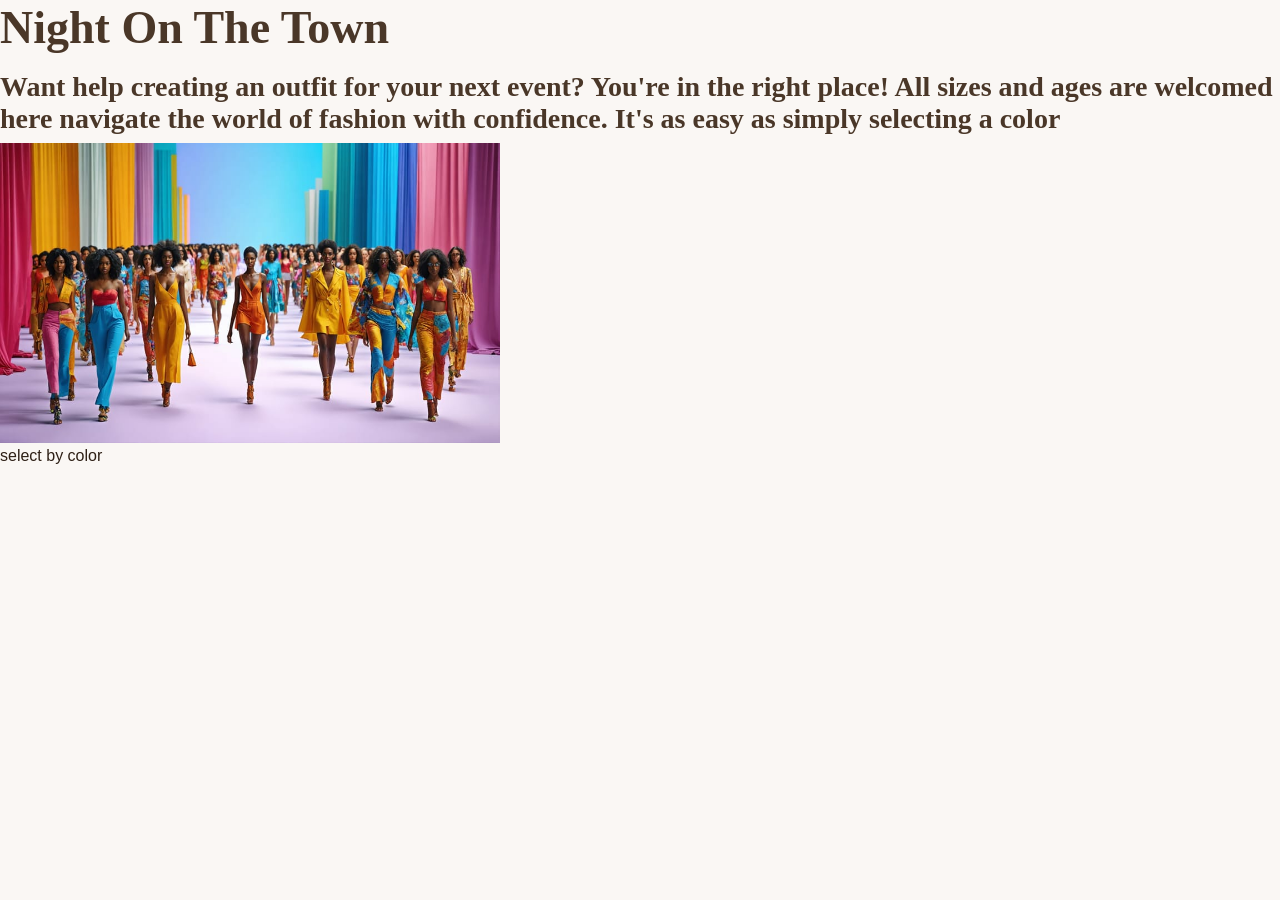
<file: css_1/index.html>
<!DOCTYPE html>
<html lang="en">
<head> 
<title>NOTT</title>
   
    <link rel="stylesheet" href="style.css">

    </head>  
    
    <body>
        
   
    <section>
    <h1>Night On The Town</h1>
       <h2>Want help creating an outfit for your next event? You're in the right place!
        All sizes and ages are welcomed here navigate the world of fashion with confidence.
    It's as easy as simply selecting a color</h2>
    <img src="diverse-fashion-revolution.jpeg" alt="runway" width="500px" height="300">
    </section>

    <ul>
        <li> select by color </li>
    </ul>
 </body>

    </html>
</file>
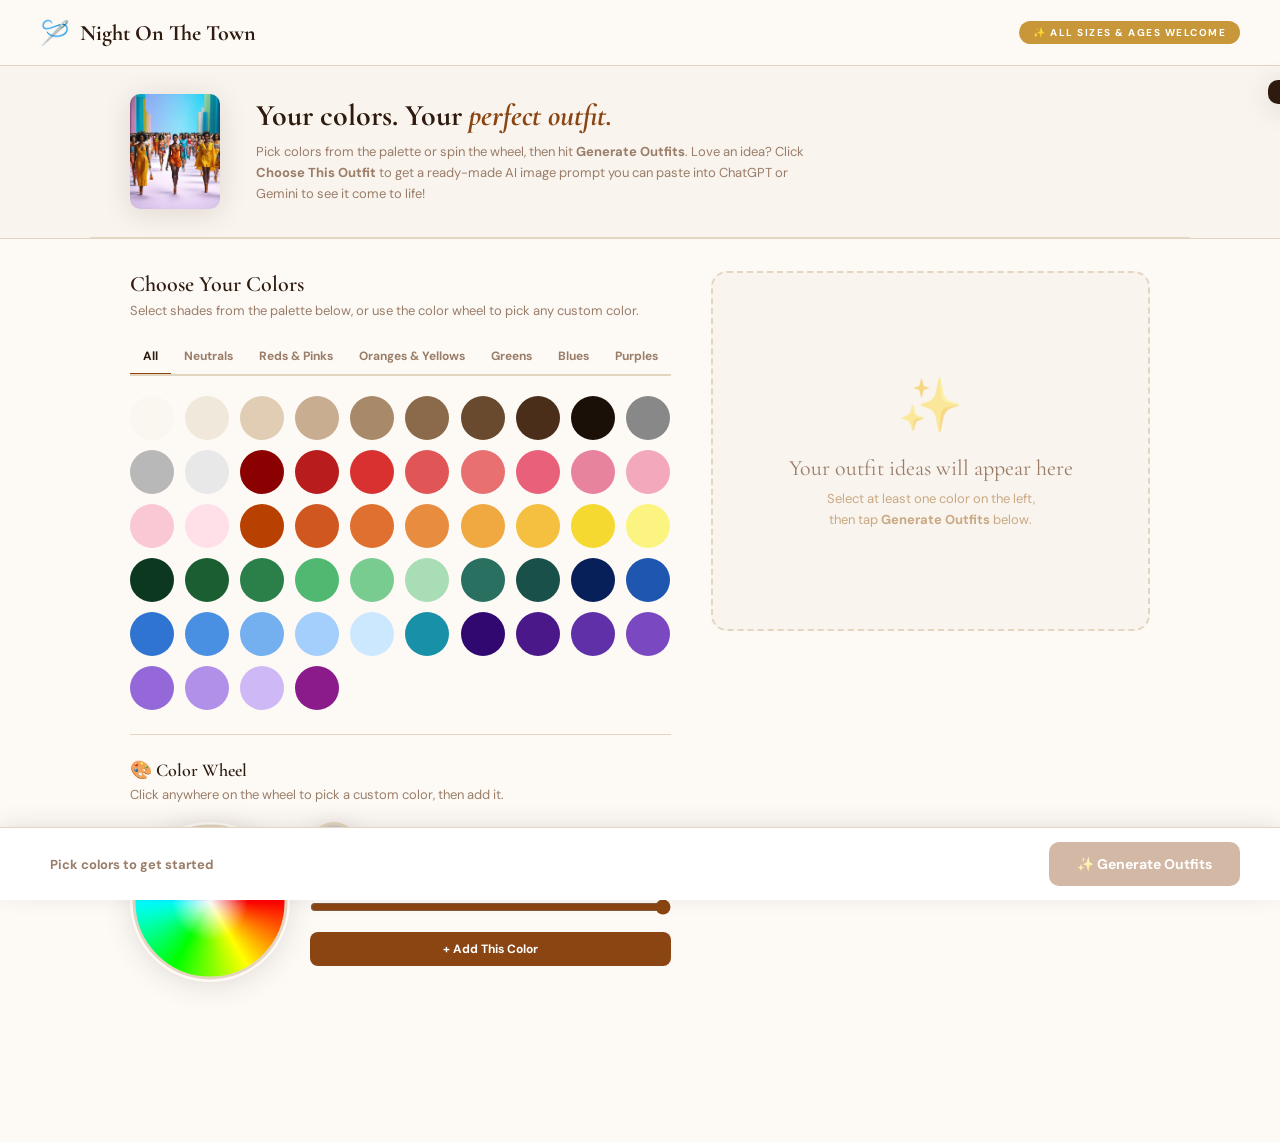
<file: html_1/index.html>
<!DOCTYPE html>
<html lang="en">
<head>
  <meta charset="UTF-8">
  <meta name="viewport" content="width=device-width, initial-scale=1.0">
  <title>NOTT – Night On The Town</title>
  <link href="https://fonts.googleapis.com/css2?family=Cormorant+Garamond:ital,wght@0,400;0,600;0,700;1,400;1,600&family=DM+Sans:wght@300;400;500;700&display=swap" rel="stylesheet">
  <style>
    *, *::before, *::after { box-sizing: border-box; margin: 0; padding: 0; }

    :root {
      --cream:      #F9F4EE;
      --off-white:  #FDFAF6;
      --brown-dark: #2E1A0E;
      --brown-mid:  #7A4E2D;
      --brown-btn:  #8B4513;
      --brown-lite: #C9A882;
      --gold:       #C8973A;
      --border:     #E4D5C0;
      --muted:      #9A7D68;
      --font-h:     'Cormorant Garamond', Georgia, serif;
      --font-b:     'DM Sans', sans-serif;
      --shadow:     0 4px 28px rgba(46,26,14,0.13);
    }

    body {
      font-family: var(--font-b);
      background: var(--off-white);
      color: var(--brown-dark);
      min-height: 100vh;
    }

    /* ── HEADER ── */
    .site-header {
      background: var(--off-white);
      border-bottom: 1px solid var(--border);
      padding: 0 40px;
      height: 66px;
      display: flex; align-items: center; justify-content: space-between;
      position: sticky; top: 0; z-index: 300;
    }
    .logo { display: flex; align-items: center; gap: 10px; }
    .logo-icon { font-size: 24px; }
    .logo-text { font-family: var(--font-h); font-size: 22px; font-weight: 700; color: var(--brown-dark); }
    .header-tag {
      background: var(--gold); color: white;
      font-size: 10px; font-weight: 700; letter-spacing: 1.5px;
      text-transform: uppercase; padding: 5px 14px; border-radius: 20px;
    }

    /* ── HERO ── */
    .hero-strip {
      background: var(--cream); border-bottom: 1px solid var(--border);
      padding: 28px 40px; display: flex; align-items: center; gap: 36px;
      max-width: 1100px; margin: 0 auto; width: 100%;
    }
    .hero-strip img {
      width: 90px; height: 115px; object-fit: cover;
      border-radius: 10px; box-shadow: var(--shadow); flex-shrink: 0;
    }
    .hero-strip h1 { font-family: var(--font-h); font-size: 30px; line-height: 1.2; margin-bottom: 8px; }
    .hero-strip h1 em { font-style: italic; color: var(--brown-btn); }
    .hero-strip p { font-size: 13px; color: var(--muted); line-height: 1.6; max-width: 560px; }

    /* ── MAIN GRID ── */
    .main-wrap {
      max-width: 1100px; margin: 0 auto;
      padding: 32px 40px 160px;
      display: grid;
      grid-template-columns: 1fr 1fr;
      gap: 40px;
      align-items: start;
    }

    .section-title { font-family: var(--font-h); font-size: 22px; font-weight: 600; margin-bottom: 4px; }
    .section-sub { font-size: 13px; color: var(--muted); margin-bottom: 18px; line-height: 1.5; }

    /* ── FILTER TABS ── */
    .filter-bar {
      display: flex; border-bottom: 2px solid var(--border);
      overflow-x: auto; margin-bottom: 20px;
    }
    .filter-tab {
      background: none; border: none; padding: 9px 13px;
      font-family: var(--font-b); font-size: 12px; font-weight: 700;
      color: var(--muted); cursor: pointer; white-space: nowrap;
      border-bottom: 3px solid transparent; margin-bottom: -2px; transition: all .2s;
    }
    .filter-tab:hover { color: var(--brown-dark); }
    .filter-tab.active { color: var(--brown-dark); border-bottom-color: var(--brown-btn); }

    /* ── COLOR SWATCHES ── */
    .color-grid {
      display: grid;
      grid-template-columns: repeat(auto-fill, minmax(44px, 1fr));
      gap: 10px; margin-bottom: 24px;
    }
    .swatch {
      width: 44px; height: 44px; border-radius: 50%;
      cursor: pointer; border: 3px solid transparent;
      transition: transform .15s, box-shadow .15s; position: relative;
    }
    .swatch:hover { transform: scale(1.18); box-shadow: 0 4px 14px rgba(0,0,0,.28); }
    .swatch.selected {
      border-color: var(--brown-dark);
      box-shadow: 0 0 0 4px var(--brown-lite);
      transform: scale(1.12);
    }
    .swatch.selected::after {
      content: '✓'; position: absolute; inset: 0;
      display: flex; align-items: center; justify-content: center;
      font-size: 16px; font-weight: 900; color: white;
      text-shadow: 0 1px 4px rgba(0,0,0,.6);
    }

    /* ── COLOR WHEEL ── */
    .wheel-section { margin-top: 24px; padding-top: 24px; border-top: 1px solid var(--border); }
    .wheel-wrap { display: flex; align-items: flex-start; gap: 20px; flex-wrap: wrap; }
    #color-wheel-canvas { border-radius: 50%; cursor: crosshair; box-shadow: var(--shadow); flex-shrink: 0; }
    .wheel-controls { display: flex; flex-direction: column; gap: 12px; flex: 1; min-width: 130px; }
    .wheel-preview-row { display: flex; align-items: center; gap: 12px; }
    #wheel-preview {
      width: 48px; height: 48px; border-radius: 50%;
      border: 3px solid var(--border); box-shadow: var(--shadow);
      background: #ccc; flex-shrink: 0;
    }
    .wheel-hex { font-family: monospace; font-size: 13px; font-weight: 700; color: var(--brown-dark); }
    .brightness-label { font-size: 11px; font-weight: 700; color: var(--muted); margin-bottom: 3px; text-transform: uppercase; letter-spacing: .8px; }
    #brightness-slider { width: 100%; accent-color: var(--brown-btn); cursor: pointer; }
    .btn-add-custom {
      background: var(--brown-btn); color: white;
      font-family: var(--font-b); font-size: 12px; font-weight: 700;
      padding: 9px 16px; border: none; border-radius: 8px;
      cursor: pointer; transition: background .2s;
    }
    .btn-add-custom:hover { background: var(--brown-dark); }
    .custom-chips { display: flex; flex-wrap: wrap; gap: 7px; }
    .custom-chip {
      width: 30px; height: 30px; border-radius: 50%;
      cursor: pointer; border: 2px solid white;
      box-shadow: 0 0 0 2px var(--border); transition: transform .15s;
    }
    .custom-chip:hover { transform: scale(1.2); }
    .custom-chip.selected { box-shadow: 0 0 0 3px var(--brown-dark); }

    /* ── RIGHT COLUMN ── */
    .results-col { position: sticky; top: 80px; }

    .results-placeholder {
      display: flex; flex-direction: column;
      align-items: center; justify-content: center;
      background: var(--cream); border: 2px dashed var(--border);
      border-radius: 16px; padding: 48px 24px; text-align: center;
      min-height: 360px;
    }
    .placeholder-icon { font-size: 52px; margin-bottom: 16px; opacity: .45; }
    .placeholder-text { font-family: var(--font-h); font-size: 22px; color: var(--muted); margin-bottom: 8px; }
    .placeholder-sub { font-size: 13px; color: var(--brown-lite); line-height: 1.6; }

    /* Loading */
    .loading-wrap {
      display: none; flex-direction: column;
      align-items: center; justify-content: center;
      padding: 60px 24px; text-align: center;
      background: var(--cream); border-radius: 16px; min-height: 360px;
    }
    .spinner {
      width: 44px; height: 44px;
      border: 4px solid var(--border); border-top-color: var(--brown-btn);
      border-radius: 50%; animation: spin .8s linear infinite; margin-bottom: 18px;
    }
    @keyframes spin { to { transform: rotate(360deg); } }
    .loading-text { font-family: var(--font-h); font-size: 22px; color: var(--muted); }
    .loading-sub { font-size: 13px; color: var(--brown-lite); margin-top: 6px; }

    /* Results */
    #outfit-results { display: none; }
    .results-header {
      display: flex; align-items: center; justify-content: space-between;
      margin-bottom: 16px;
    }
    .results-header h2 { font-family: var(--font-h); font-size: 22px; }
    .btn-regenerate {
      background: none; border: 1px solid var(--border);
      color: var(--muted); font-family: var(--font-b);
      font-size: 12px; font-weight: 700; padding: 7px 14px;
      border-radius: 8px; cursor: pointer; transition: all .2s;
    }
    .btn-regenerate:hover { border-color: var(--brown-mid); color: var(--brown-mid); }

    /* ── OUTFIT CARDS ── */
    .outfit-cards { display: flex; flex-direction: column; gap: 14px; max-height: 72vh; overflow-y: auto; padding-right: 4px; }
    .outfit-cards::-webkit-scrollbar { width: 4px; }
    .outfit-cards::-webkit-scrollbar-thumb { background: var(--border); border-radius: 4px; }

    .outfit-card {
      background: white; border: 1px solid var(--border);
      border-radius: 14px; padding: 18px 20px;
      box-shadow: 0 2px 10px rgba(46,26,14,.06);
      transition: transform .2s, box-shadow .2s;
    }
    .outfit-card:hover { transform: translateY(-2px); box-shadow: var(--shadow); }

    .outfit-card-header {
      display: flex; align-items: flex-start;
      justify-content: space-between; gap: 12px; margin-bottom: 14px;
    }
    .outfit-name { font-family: var(--font-h); font-size: 20px; font-weight: 600; }
    .outfit-vibe {
      font-size: 10px; font-weight: 700; letter-spacing: 1px; text-transform: uppercase;
      color: var(--brown-btn); background: #F9F0E8; border: 1px solid #E8D5B8;
      padding: 3px 10px; border-radius: 20px; white-space: nowrap; margin-top: 3px;
    }

    /* Clothing rows */
    .clothing-rows { display: flex; flex-direction: column; gap: 10px; margin-bottom: 16px; }
    .clothing-row {
      display: flex; align-items: center; gap: 12px;
      background: var(--cream); border-radius: 10px; padding: 10px 14px;
    }
    .clothing-icon { font-size: 20px; flex-shrink: 0; width: 28px; text-align: center; }
    .clothing-info { flex: 1; min-width: 0; }
    .clothing-label { font-size: 10px; font-weight: 700; color: var(--muted); text-transform: uppercase; letter-spacing: .8px; margin-bottom: 2px; }
    .clothing-item { font-size: 13px; font-weight: 600; color: var(--brown-dark); }
    .clothing-tip { font-size: 11px; color: var(--muted); margin-top: 1px; }
    .color-dot {
      width: 22px; height: 22px; border-radius: 50%; flex-shrink: 0;
      border: 2px solid white; box-shadow: 0 0 0 1px var(--border);
    }

    /* Choose button */
    .btn-choose {
      width: 100%; padding: 12px;
      background: var(--brown-btn); color: white;
      font-family: var(--font-b); font-size: 13px; font-weight: 700;
      border: none; border-radius: 10px; cursor: pointer;
      transition: background .2s; display: flex; align-items: center;
      justify-content: center; gap: 8px;
    }
    .btn-choose:hover { background: var(--brown-dark); }

    /* ── PROMPT MODAL ── */
    .modal-overlay {
      display: none; position: fixed; inset: 0;
      background: rgba(46,26,14,.55); z-index: 500;
      align-items: center; justify-content: center;
      padding: 20px;
    }
    .modal-overlay.open { display: flex; }

    .modal {
      background: white; border-radius: 20px;
      width: 100%; max-width: 540px;
      box-shadow: 0 20px 60px rgba(46,26,14,.25);
      overflow: hidden; animation: slideUp .25s ease;
    }
    @keyframes slideUp { from { transform: translateY(24px); opacity: 0; } to { transform: translateY(0); opacity: 1; } }

    .modal-header {
      background: var(--cream); border-bottom: 1px solid var(--border);
      padding: 20px 24px; display: flex; align-items: center; justify-content: space-between;
    }
    .modal-title { font-family: var(--font-h); font-size: 22px; font-weight: 700; }
    .modal-close {
      background: none; border: none; font-size: 22px;
      color: var(--muted); cursor: pointer; padding: 4px 8px;
      border-radius: 6px; transition: background .2s;
    }
    .modal-close:hover { background: var(--border); }

    .modal-body { padding: 22px 24px; }

    .modal-intro { font-size: 13px; color: var(--muted); line-height: 1.6; margin-bottom: 16px; }

    .prompt-box {
      background: var(--cream); border: 1px solid var(--border);
      border-radius: 10px; padding: 16px; margin-bottom: 16px;
      font-size: 13px; line-height: 1.7; color: var(--brown-dark);
      font-family: var(--font-b); position: relative;
    }
    .prompt-text { white-space: pre-wrap; word-break: break-word; }

    .btn-copy {
      width: 100%; padding: 12px;
      background: var(--cream); color: var(--brown-btn);
      font-family: var(--font-b); font-size: 13px; font-weight: 700;
      border: 2px solid var(--brown-btn); border-radius: 10px;
      cursor: pointer; transition: all .2s; margin-bottom: 14px;
    }
    .btn-copy:hover { background: var(--brown-btn); color: white; }
    .btn-copy.copied { background: #2A7A4A; color: white; border-color: #2A7A4A; }

    .modal-divider {
      text-align: center; font-size: 12px; color: var(--muted);
      margin: 4px 0 14px; display: flex; align-items: center; gap: 10px;
    }
    .modal-divider::before, .modal-divider::after {
      content: ''; flex: 1; height: 1px; background: var(--border);
    }

    .ai-buttons { display: grid; grid-template-columns: 1fr 1fr; gap: 10px; }

    .btn-ai {
      padding: 13px 10px; border: 1px solid var(--border);
      border-radius: 12px; cursor: pointer; transition: all .2s;
      display: flex; flex-direction: column; align-items: center; gap: 5px;
      text-decoration: none; background: white;
    }
    .btn-ai:hover { transform: translateY(-2px); box-shadow: var(--shadow); border-color: var(--brown-lite); }
    .btn-ai-icon { font-size: 24px; }
    .btn-ai-name { font-family: var(--font-b); font-size: 13px; font-weight: 700; color: var(--brown-dark); }
    .btn-ai-sub { font-size: 10px; color: var(--muted); text-align: center; line-height: 1.3; }

    .modal-note {
      margin-top: 14px; font-size: 11px; color: var(--muted);
      line-height: 1.6; text-align: center;
      background: #FFF8F0; border: 1px solid #F0E0C8;
      border-radius: 8px; padding: 10px 14px;
    }

    /* ── BOTTOM BAR ── */
    .bottom-bar {
      position: fixed; bottom: 0; left: 0; right: 0;
      background: white; border-top: 1px solid var(--border);
      padding: 14px 40px;
      display: flex; align-items: center; justify-content: space-between;
      box-shadow: 0 -4px 20px rgba(46,26,14,.1); z-index: 200; gap: 16px;
    }
    .bar-left { display: flex; align-items: center; gap: 10px; flex: 1; }
    #chip-row { display: flex; gap: 5px; }
    .chip {
      width: 24px; height: 24px; border-radius: 50%;
      border: 2px solid white; box-shadow: 0 0 0 1px var(--border);
      cursor: pointer; transition: transform .15s; flex-shrink: 0;
    }
    .chip:hover { transform: scale(1.3); }
    #count-label { font-size: 13px; font-weight: 700; color: var(--muted); white-space: nowrap; }
    .btn-generate {
      background: var(--brown-btn); color: white;
      font-family: var(--font-b); font-size: 14px; font-weight: 700;
      padding: 13px 28px; border: none; border-radius: 10px;
      cursor: pointer; opacity: .38; transition: all .2s; white-space: nowrap;
    }
    .btn-generate.ready { opacity: 1; }
    .btn-generate.ready:hover { background: var(--brown-dark); transform: translateY(-1px); }

    /* ── TOAST ── */
    .toast {
      position: fixed; top: 80px; right: 24px;
      background: var(--brown-dark); color: white;
      padding: 12px 20px; border-radius: 10px;
      font-size: 13px; font-weight: 500;
      box-shadow: var(--shadow); z-index: 999;
      transform: translateX(130%); transition: transform .3s ease; max-width: 280px;
    }
    .toast.show { transform: translateX(0); }

    /* ── RESPONSIVE ── */
    @media (max-width: 760px) {
      .main-wrap { grid-template-columns: 1fr; padding: 20px 20px 160px; }
      .hero-strip { padding: 18px 20px; gap: 16px; }
      .hero-strip img { width: 68px; height: 88px; }
      .hero-strip h1 { font-size: 22px; }
      .site-header { padding: 0 20px; }
      .header-tag { display: none; }
      .bottom-bar { flex-direction: column; padding: 14px 20px; gap: 10px; }
      .bar-left { width: 100%; justify-content: center; }
      .btn-generate { width: 100%; text-align: center; }
      .results-col { position: static; }
      .outfit-cards { max-height: none; }
      .ai-buttons { grid-template-columns: 1fr; }
    }
  </style>
</head>
<body>

  <!-- HEADER -->
  <header class="site-header">
    <div class="logo">
      <span class="logo-icon">🪡</span>
      <span class="logo-text">Night On The Town</span>
    </div>
    <span class="header-tag">✨ All sizes &amp; ages welcome</span>
  </header>

  <!-- HERO -->
  <div style="background:var(--cream);border-bottom:1px solid var(--border);">
    <div class="hero-strip">
      <img src="diverse-fashion-revolution.jpeg" alt="Diverse fashion">
      <div>
        <h1>Your colors. Your <em>perfect outfit.</em></h1>
        <p>Pick colors from the palette or spin the wheel, then hit <strong>Generate Outfits</strong>. Love an idea? Click <strong>Choose This Outfit</strong> to get a ready-made AI image prompt you can paste into ChatGPT or Gemini to see it come to life!</p>
      </div>
    </div>
  </div>

  <!-- MAIN LAYOUT -->
  <div class="main-wrap">

    <!-- LEFT: COLOR PICKER -->
    <div>
      <p class="section-title">Choose Your Colors</p>
      <p class="section-sub">Select shades from the palette below, or use the color wheel to pick any custom color.</p>

      <div class="filter-bar">
        <button class="filter-tab active" onclick="filterColors(this,'all')">All</button>
        <button class="filter-tab" onclick="filterColors(this,'neutral')">Neutrals</button>
        <button class="filter-tab" onclick="filterColors(this,'red')">Reds &amp; Pinks</button>
        <button class="filter-tab" onclick="filterColors(this,'orange')">Oranges &amp; Yellows</button>
        <button class="filter-tab" onclick="filterColors(this,'green')">Greens</button>
        <button class="filter-tab" onclick="filterColors(this,'blue')">Blues</button>
        <button class="filter-tab" onclick="filterColors(this,'purple')">Purples</button>
      </div>

      <div class="color-grid" id="color-grid"></div>

      <!-- WHEEL -->
      <div class="wheel-section">
        <p class="section-title" style="font-size:18px;margin-bottom:4px;">🎨 Color Wheel</p>
        <p class="section-sub">Click anywhere on the wheel to pick a custom color, then add it.</p>
        <div class="wheel-wrap">
          <canvas id="color-wheel-canvas" width="160" height="160"></canvas>
          <div class="wheel-controls">
            <div class="wheel-preview-row">
              <div id="wheel-preview"></div>
              <span class="wheel-hex" id="wheel-hex">#CCCCCC</span>
            </div>
            <div>
              <div class="brightness-label">Brightness</div>
              <input type="range" id="brightness-slider" min="0" max="100" value="100">
            </div>
            <button class="btn-add-custom" onclick="addCustomColor()">+ Add This Color</button>
            <div class="custom-chips" id="custom-chips"></div>
          </div>
        </div>
      </div>
    </div>

    <!-- RIGHT: OUTFIT RESULTS -->
    <div class="results-col">

      <div class="results-placeholder" id="results-placeholder">
        <div class="placeholder-icon">✨</div>
        <div class="placeholder-text">Your outfit ideas will appear here</div>
        <div class="placeholder-sub">Select at least one color on the left,<br>then tap <strong>Generate Outfits</strong> below.</div>
      </div>

      <div class="loading-wrap" id="loading-wrap">
        <div class="spinner"></div>
        <div class="loading-text">Styling your looks…</div>
        <div class="loading-sub">Matching colors to outfit ideas</div>
      </div>

      <div id="outfit-results">
        <div class="results-header">
          <h2>Your Outfit Ideas</h2>
          <button class="btn-regenerate" onclick="generateOutfits()">↺ New Ideas</button>
        </div>
        <div class="outfit-cards" id="outfit-cards"></div>
      </div>

    </div>
  </div>

  <!-- BOTTOM BAR -->
  <div class="bottom-bar">
    <div class="bar-left">
      <div id="chip-row"></div>
      <span id="count-label">Pick colors to get started</span>
    </div>
    <button class="btn-generate" id="generate-btn" onclick="generateOutfits()">✨ Generate Outfits</button>
  </div>

  <!-- PROMPT MODAL -->
  <div class="modal-overlay" id="modal-overlay" onclick="closeModalOutside(event)">
    <div class="modal" id="modal">
      <div class="modal-header">
        <span class="modal-title">Your AI Image Prompt ✨</span>
        <button class="modal-close" onclick="closeModal()">✕</button>
      </div>
      <div class="modal-body">
        <!-- STEP INDICATORS -->
        <div style="display:flex;gap:0;margin-bottom:18px;">
          <div style="flex:1;text-align:center;padding:10px 6px;background:var(--brown-btn);color:white;border-radius:10px 0 0 10px;font-size:12px;font-weight:700;line-height:1.4;">
            <div style="font-size:18px;margin-bottom:3px;">1️⃣</div>Copy the prompt
          </div>
          <div style="flex:1;text-align:center;padding:10px 6px;background:#7A4E2D;color:white;font-size:12px;font-weight:700;line-height:1.4;border-left:1px solid rgba(255,255,255,.2);">
            <div style="font-size:18px;margin-bottom:3px;">2️⃣</div>Open ChatGPT or Gemini
          </div>
          <div style="flex:1;text-align:center;padding:10px 6px;background:#4A2E1A;color:white;border-radius:0 10px 10px 0;font-size:12px;font-weight:700;line-height:1.4;border-left:1px solid rgba(255,255,255,.2);">
            <div style="font-size:18px;margin-bottom:3px;">3️⃣</div>Paste &amp; generate!
          </div>
        </div>

        <!-- PROMPT BOX -->
        <div style="font-size:11px;font-weight:700;color:var(--muted);text-transform:uppercase;letter-spacing:.8px;margin-bottom:6px;">Your image prompt (no AI needed — fixed template)</div>
        <div class="prompt-box">
          <div class="prompt-text" id="prompt-text"></div>
        </div>

        <button class="btn-copy" id="copy-btn" onclick="copyPrompt()">📋 Step 1 — Copy Prompt to Clipboard</button>

        <div class="modal-divider">Step 2 — open one of these, then paste</div>

        <div class="ai-buttons">
          <a class="btn-ai" id="chatgpt-link" href="#" target="_blank" rel="noopener">
            <span class="btn-ai-icon">🤖</span>
            <span class="btn-ai-name">ChatGPT</span>
            <span class="btn-ai-sub">chat.openai.com<br>Use the image generator</span>
          </a>
          <a class="btn-ai" id="gemini-link" href="#" target="_blank" rel="noopener">
            <span class="btn-ai-icon">🔮</span>
            <span class="btn-ai-name">Gemini</span>
            <span class="btn-ai-sub">gemini.google.com<br>Paste in the chat box</span>
          </a>
        </div>

        <div class="modal-note">
          ✅ <strong>This prompt uses no AI tokens from NOTT</strong> — it's a fixed template with your outfit details filled in. All image generation happens on ChatGPT or Gemini's side using your own account.
        </div>
      </div>
    </div>
  </div>

  <!-- TOAST -->
  <div class="toast" id="toast"></div>

  <script>
    // ============================================================
    // COLOR DATA
    // ============================================================
    var COLORS = [
      { hex:'#FAF7F0', name:'Snow',        cat:'neutral' },
      { hex:'#F0E8DA', name:'Linen',       cat:'neutral' },
      { hex:'#E0CDB4', name:'Sand',        cat:'neutral' },
      { hex:'#C8AD90', name:'Wheat',       cat:'neutral' },
      { hex:'#A88A6A', name:'Tan',         cat:'neutral' },
      { hex:'#8A6A4A', name:'Caramel',     cat:'neutral' },
      { hex:'#6A4A2E', name:'Coffee',      cat:'neutral' },
      { hex:'#4A2E1A', name:'Espresso',    cat:'neutral' },
      { hex:'#1A1008', name:'Midnight',    cat:'neutral' },
      { hex:'#888888', name:'Gray',        cat:'neutral' },
      { hex:'#B8B8B8', name:'Silver',      cat:'neutral' },
      { hex:'#E8E8E8', name:'Mist',        cat:'neutral' },
      { hex:'#8B0000', name:'Crimson',     cat:'red' },
      { hex:'#B81C1C', name:'Cherry',      cat:'red' },
      { hex:'#D93030', name:'Flame',       cat:'red' },
      { hex:'#E05555', name:'Tomato',      cat:'red' },
      { hex:'#E87070', name:'Coral Red',   cat:'red' },
      { hex:'#E8607A', name:'Punch',       cat:'red' },
      { hex:'#E8839D', name:'Blush',       cat:'red' },
      { hex:'#F4A8BC', name:'Rose',        cat:'red' },
      { hex:'#FAC8D5', name:'Petal',       cat:'red' },
      { hex:'#FFE0E8', name:'Blush White', cat:'red' },
      { hex:'#B84000', name:'Burnt',       cat:'orange' },
      { hex:'#D05820', name:'Rust',        cat:'orange' },
      { hex:'#E07030', name:'Pumpkin',     cat:'orange' },
      { hex:'#E88D40', name:'Tangerine',   cat:'orange' },
      { hex:'#F0A840', name:'Amber',       cat:'orange' },
      { hex:'#F5C040', name:'Honey',       cat:'orange' },
      { hex:'#F5D830', name:'Marigold',    cat:'orange' },
      { hex:'#FCF480', name:'Butter',      cat:'orange' },
      { hex:'#0D3820', name:'Forest',      cat:'green' },
      { hex:'#1A5E32', name:'Hunter',      cat:'green' },
      { hex:'#2A8048', name:'Emerald',     cat:'green' },
      { hex:'#50B870', name:'Mint',        cat:'green' },
      { hex:'#78CC90', name:'Spring',      cat:'green' },
      { hex:'#A8DDB5', name:'Celadon',     cat:'green' },
      { hex:'#2A7060', name:'Teal',        cat:'green' },
      { hex:'#1A504A', name:'Pine',        cat:'green' },
      { hex:'#08205A', name:'Navy',        cat:'blue' },
      { hex:'#1E56B0', name:'Cobalt',      cat:'blue' },
      { hex:'#2E74D0', name:'Azure',       cat:'blue' },
      { hex:'#4A90E2', name:'Sky',         cat:'blue' },
      { hex:'#74B0F0', name:'Cornflower',  cat:'blue' },
      { hex:'#A4CEFC', name:'Powder',      cat:'blue' },
      { hex:'#CCE8FF', name:'Ice',         cat:'blue' },
      { hex:'#1890A8', name:'Peacock',     cat:'blue' },
      { hex:'#300870', name:'Indigo',      cat:'purple' },
      { hex:'#4A1888', name:'Violet',      cat:'purple' },
      { hex:'#6030A8', name:'Plum',        cat:'purple' },
      { hex:'#7A48C0', name:'Amethyst',    cat:'purple' },
      { hex:'#9468D8', name:'Lavender',    cat:'purple' },
      { hex:'#B090E8', name:'Wisteria',    cat:'purple' },
      { hex:'#CEB8F5', name:'Lilac',       cat:'purple' },
      { hex:'#8B1A8B', name:'Magenta',     cat:'purple' },
    ];

    // ============================================================
    // OUTFIT TEMPLATES
    // Each outfit has a style name, occasion, and three clothing
    // slots: top, bottom, shoes — all described as garment types
    // that get filled with the user's actual colors at runtime.
    // ============================================================
    var OUTFIT_TEMPLATES = [
      {
        name: 'Evening Elegance',
        vibe: 'Formal',
        occasion: 'dinner, theatre, or a gala',
        top:    { item: 'Sleeveless satin blouse',     tip: 'Tuck it in for a polished silhouette' },
        bottom: { item: 'Tailored wide-leg trousers',  tip: 'High-waisted with a slight flare' },
        shoes:  { item: 'Strappy stiletto heels',       tip: 'Keep accessories minimal and elegant' },
      },
      {
        name: 'Effortless Chic',
        vibe: 'Smart Casual',
        occasion: 'brunch, gallery visits, or a city stroll',
        top:    { item: 'Relaxed linen button-up shirt', tip: 'Leave the top two buttons open' },
        bottom: { item: 'Straight-cut midi skirt',       tip: 'Midi length is universally flattering' },
        shoes:  { item: 'Leather loafers',               tip: 'Add a woven tote for a complete look' },
      },
      {
        name: 'Bold & Vibrant',
        vibe: 'Statement',
        occasion: 'parties, events, or making an entrance',
        top:    { item: 'Cropped structured blazer',   tip: 'Wear it over a simple cami or bralette' },
        bottom: { item: 'High-waisted flared trousers', tip: 'Color-block with your top for impact' },
        shoes:  { item: 'Platform ankle boots',         tip: 'Chunky soles ground a bold look perfectly' },
      },
      {
        name: 'Boho Dreamer',
        vibe: 'Bohemian',
        occasion: 'festivals, outdoor markets, or weekend wandering',
        top:    { item: 'Flowy peasant blouse with embroidery', tip: 'Slightly off-shoulder if you like' },
        bottom: { item: 'Tiered maxi wrap skirt',               tip: 'Mix patterns — florals and earthy tones work great' },
        shoes:  { item: 'Woven leather wedge sandals',           tip: 'Layer with long necklaces and stacked rings' },
      },
      {
        name: 'Power Suit',
        vibe: 'Business',
        occasion: 'meetings, presentations, or professional events',
        top:    { item: 'Fitted turtleneck or silk cami', tip: 'A sleek base makes the suit the star' },
        bottom: { item: 'Matching tailored blazer + trousers', tip: 'Match perfectly for maximum impact' },
        shoes:  { item: 'Block-heel pointed-toe pumps',   tip: 'Block heels are powerful and comfortable all day' },
      },
      {
        name: 'Weekend Casual',
        vibe: 'Relaxed',
        occasion: 'errands, coffee runs, or casual hangouts',
        top:    { item: 'Oversized graphic crewneck sweatshirt', tip: 'Tuck the front slightly for shape' },
        bottom: { item: 'Relaxed-fit straight-leg jeans',        tip: 'Slightly cropped shows off your shoes' },
        shoes:  { item: 'Clean minimalist sneakers',              tip: 'White soles keep the look fresh' },
      },
      {
        name: 'Date Night Glam',
        vibe: 'Glam',
        occasion: 'date nights, cocktail bars, or special dinners',
        top:    { item: 'Fitted off-shoulder bodysuit', tip: 'A bodysuit keeps everything neatly tucked' },
        bottom: { item: 'Satin mini skirt with a subtle slit', tip: 'Let the fabric move — choose a fluid drape' },
        shoes:  { item: 'Metallic open-toe mule heels', tip: 'Metallics complement any color palette beautifully' },
      },
      {
        name: 'Coastal Cool',
        vibe: 'Breezy',
        occasion: 'beach towns, waterfront dining, or sunny days',
        top:    { item: 'Linen v-neck short-sleeve top', tip: 'Lightweight linen breathes beautifully in the heat' },
        bottom: { item: 'Linen wide-leg shorts or trousers', tip: 'Match the linen fabric to the top for a set look' },
        shoes:  { item: 'Leather espadrille wedge sandals', tip: 'Natural jute soles tie in the coastal aesthetic' },
      },
      {
        name: 'Garden Party',
        vibe: 'Feminine',
        occasion: 'garden parties, weddings, baby showers, or picnics',
        top:    { item: 'Smocked floral wrap blouse', tip: 'Floral prints work in your palette\'s tones' },
        bottom: { item: 'A-line midi tea dress (or separate skirt)', tip: 'An A-line skims every body shape beautifully' },
        shoes:  { item: 'Block-heeled strappy sandals', tip: 'Wrap a ribbon around the ankle for a romantic touch' },
      },
      {
        name: 'Street Style Edit',
        vibe: 'Urban',
        occasion: 'city exploring, concerts, or creative settings',
        top:    { item: 'Fitted ribbed long-sleeve top', tip: 'Ribbed fabrics add texture without bulk' },
        bottom: { item: 'High-rise cargo trousers', tip: 'Taper the leg opening for a sleek silhouette' },
        shoes:  { item: 'Chunky lug-sole sneakers', tip: 'Contrast the relaxed top with a bold shoe choice' },
      },
      {
        name: 'Luxe Layers',
        vibe: 'Elevated',
        occasion: 'cooler evenings, upscale casual, or transitional weather',
        top:    { item: 'Fine-knit cashmere turtleneck', tip: 'Tucked in or half-tucked, both look refined' },
        bottom: { item: 'Tailored wide-leg culottes', tip: 'Culottes hit the perfect in-between length' },
        shoes:  { item: 'Knee-high leather boots', tip: 'Boots elongate the silhouette and anchor layered looks' },
      },
      {
        name: 'Monochrome Magic',
        vibe: 'Editorial',
        occasion: 'art events, fashion-forward occasions, or standing out',
        top:    { item: 'Structured short-sleeve crop top', tip: 'Match the exact shade of your bottom for true monochrome' },
        bottom: { item: 'Matching high-waisted trousers', tip: 'Keep the fit tailored — monochrome reads best when structured' },
        shoes:  { item: 'Square-toe mule heels or pointed flats', tip: 'Stay in the same color family for a seamless look' },
      },
      {
        name: 'Daytime Brunch',
        vibe: 'Playful',
        occasion: 'weekend brunch, café hopping, or daytime socializing',
        top:    { item: 'Ruffled or puff-sleeve blouse', tip: 'A little volume at the sleeve adds a playful, feminine touch' },
        bottom: { item: 'High-waisted wide-leg trousers', tip: 'Wide legs balance out a voluminous top perfectly' },
        shoes:  { item: 'Kitten-heel mules or ballet flats', tip: 'Kitten heels are elegant enough for brunch but comfy all day' },
      },
    ];

    // Helper: look up a color name from hex
    function hexToName(hex) {
      for (var i = 0; i < COLORS.length; i++) {
        if (COLORS[i].hex.toLowerCase() === hex.toLowerCase()) return COLORS[i].name;
      }
      return hex.toUpperCase(); // custom wheel colors don't have names
    }

    // Helper: get a friendly color description from hex
    function describeColor(hex) {
      var name = hexToName(hex);
      return name + ' (' + hex.toUpperCase() + ')';
    }

    // ============================================================
    // STATE
    // ============================================================
    var selectedHexes  = [];
    var customHexes    = [];
    var currentFilter  = 'all';
    var currentWheelHex = '#CCCCCC';
    var currentPrompt  = '';

    var totalColors    = COLORS.length;
    var totalTemplates = OUTFIT_TEMPLATES.length;
    var avgColors      = Math.floor(totalColors / 6); // math: avg per category

    console.log('NOTT loaded. Palette: ' + totalColors + ' colors, ' + totalTemplates + ' outfit styles. Avg per category: ' + avgColors);

    // ============================================================
    // PALETTE GRID
    // ============================================================
    function buildGrid(filter) {
      var grid = document.getElementById('color-grid');
      grid.innerHTML = '';
      var visible = COLORS.filter(function(c) {
        return filter === 'all' || c.cat === filter;
      });
      visible.forEach(function(colorObj) {
        var sw = document.createElement('div');
        sw.className = 'swatch';
        sw.style.backgroundColor = colorObj.hex;
        sw.title = colorObj.name;
        if (selectedHexes.indexOf(colorObj.hex) !== -1) sw.classList.add('selected');
        sw.addEventListener('click', function() { toggleColor(colorObj.hex, sw); });
        grid.appendChild(sw);
      });
    }

    function filterColors(btn, cat) {
      document.querySelectorAll('.filter-tab').forEach(function(t){ t.classList.remove('active'); });
      btn.classList.add('active');
      currentFilter = cat;
      buildGrid(cat);
    }

    function toggleColor(hex, el) {
      var idx = selectedHexes.indexOf(hex);
      if (idx !== -1) {
        selectedHexes.splice(idx, 1);
        el.classList.remove('selected');
      } else {
        selectedHexes.push(hex);
        el.classList.add('selected');
      }
      updateBottomBar();
    }

    // ============================================================
    // COLOR WHEEL
    // ============================================================
    var canvas = document.getElementById('color-wheel-canvas');
    var ctx    = canvas.getContext('2d');
    var cx = canvas.width / 2, cy = canvas.height / 2, radius = cx - 4;

    function drawWheel() {
      ctx.clearRect(0, 0, canvas.width, canvas.height);
      var bright = parseInt(document.getElementById('brightness-slider').value) / 100;
      for (var angle = 0; angle < 360; angle++) {
        var start = (angle - 1) * Math.PI / 180;
        var end   = (angle + 1) * Math.PI / 180;
        var grad  = ctx.createRadialGradient(cx, cy, 0, cx, cy, radius);
        var hsl   = 'hsl(' + angle + ',' + Math.round(100 * bright) + '%,' + Math.round(50 * bright) + '%)';
        grad.addColorStop(0, 'white');
        grad.addColorStop(0.5, hsl);
        grad.addColorStop(1, hsl);
        ctx.beginPath(); ctx.moveTo(cx, cy);
        ctx.arc(cx, cy, radius, start, end);
        ctx.closePath(); ctx.fillStyle = grad; ctx.fill();
      }
      if (bright < 1) {
        ctx.beginPath(); ctx.arc(cx, cy, radius, 0, Math.PI * 2);
        ctx.fillStyle = 'rgba(0,0,0,' + (1 - bright) * 0.7 + ')'; ctx.fill();
      }
      ctx.beginPath(); ctx.arc(cx, cy, radius, 0, Math.PI * 2);
      ctx.strokeStyle = '#E4D5C0'; ctx.lineWidth = 3; ctx.stroke();
    }

    function pickWheelColor(e) {
      var rect = canvas.getBoundingClientRect();
      var clientX = e.clientX || (e.touches && e.touches[0].clientX);
      var clientY = e.clientY || (e.touches && e.touches[0].clientY);
      var px = (clientX - rect.left) * (canvas.width / rect.width);
      var py = (clientY - rect.top)  * (canvas.height / rect.height);
      var dx = px - cx, dy = py - cy;
      if (Math.sqrt(dx*dx + dy*dy) > radius) return;
      var pixel = ctx.getImageData(Math.round(px), Math.round(py), 1, 1).data;
      var hex = '#' + ('0'+pixel[0].toString(16)).slice(-2)
                    + ('0'+pixel[1].toString(16)).slice(-2)
                    + ('0'+pixel[2].toString(16)).slice(-2);
      currentWheelHex = hex;
      document.getElementById('wheel-preview').style.backgroundColor = hex;
      document.getElementById('wheel-hex').textContent = hex.toUpperCase();
    }

    canvas.addEventListener('click', pickWheelColor);
    canvas.addEventListener('mousemove', function(e){ if(e.buttons===1) pickWheelColor(e); });
    canvas.addEventListener('touchmove', function(e){ e.preventDefault(); pickWheelColor(e); }, { passive: false });
    document.getElementById('brightness-slider').addEventListener('input', function(){ drawWheel(); });

    function addCustomColor() {
      var hex = currentWheelHex;
      if (hex === '#CCCCCC') { showToast('Click the color wheel first!'); return; }
      if (customHexes.indexOf(hex) !== -1) { showToast('Already added!'); return; }
      customHexes.push(hex);
      selectedHexes.push(hex);
      var chip = document.createElement('div');
      chip.className = 'custom-chip selected';
      chip.style.backgroundColor = hex;
      chip.title = 'Click to remove ' + hex;
      chip.addEventListener('click', function(){
        customHexes.splice(customHexes.indexOf(hex), 1);
        var si = selectedHexes.indexOf(hex);
        if (si !== -1) selectedHexes.splice(si, 1);
        chip.remove();
        updateBottomBar();
      });
      document.getElementById('custom-chips').appendChild(chip);
      updateBottomBar();
      showToast('Color ' + hex.toUpperCase() + ' added!');
    }

    // ============================================================
    // BOTTOM BAR
    // ============================================================
    function updateBottomBar() {
      var chipRow  = document.getElementById('chip-row');
      var countEl  = document.getElementById('count-label');
      var genBtn   = document.getElementById('generate-btn');
      chipRow.innerHTML = '';
      var shown = selectedHexes.slice(0, 8);
      shown.forEach(function(hex) {
        var chip = document.createElement('div');
        chip.className = 'chip';
        chip.style.backgroundColor = hex;
        chip.title = hex;
        chip.addEventListener('click', function() { quickRemove(hex); });
        chipRow.appendChild(chip);
      });
      var total    = selectedHexes.length;
      var overflow = total - shown.length;
      if (total === 0)        countEl.textContent = 'Pick colors to get started';
      else if (total === 1)   countEl.textContent = '1 color selected';
      else if (overflow > 0)  countEl.textContent = total + ' selected (+' + overflow + ' more)';
      else                    countEl.textContent = total + ' colors selected';
      genBtn.classList.toggle('ready', total >= 1);
    }

    function quickRemove(hex) {
      var idx = selectedHexes.indexOf(hex);
      if (idx !== -1) selectedHexes.splice(idx, 1);
      document.querySelectorAll('.swatch').forEach(function(s){
        var r=parseInt(hex.slice(1,3),16), g=parseInt(hex.slice(3,5),16), b=parseInt(hex.slice(5,7),16);
        if (s.style.backgroundColor === 'rgb('+r+', '+g+', '+b+')') s.classList.remove('selected');
      });
      updateBottomBar();
    }

    // ============================================================
    // OUTFIT GENERATOR
    // Picks outfit templates, assigns user colors to each piece,
    // then renders cards with top / bottom / shoes rows.
    // ============================================================
    function generateOutfits() {
      if (selectedHexes.length === 0) { showToast('👆 Pick at least one color first!'); return; }

      // Show loading
      document.getElementById('results-placeholder').style.display = 'none';
      document.getElementById('outfit-results').style.display = 'none';
      document.getElementById('loading-wrap').style.display = 'flex';

      // Math: number of outfits scales with color count, max 6
      var outfitCount = Math.min(2 + Math.floor(selectedHexes.length * 1.2), 6);
      console.log('Generating ' + outfitCount + ' outfits for ' + selectedHexes.length + ' colors');

      setTimeout(function() {
        var container = document.getElementById('outfit-cards');
        container.innerHTML = '';

        // Shuffle templates and pick a subset
        var shuffled = OUTFIT_TEMPLATES.slice().sort(function(){ return Math.random() - 0.5; });
        var picked   = shuffled.slice(0, outfitCount);

        picked.forEach(function(outfit, i) {
          // Assign colors: cycle through selected hexes for top/bottom/shoes
          var topColor    = selectedHexes[i % selectedHexes.length];
          var bottomColor = selectedHexes[(i + 1) % selectedHexes.length];
          var shoeColor   = selectedHexes[(i + 2) % selectedHexes.length];

          var card = document.createElement('div');
          card.className = 'outfit-card';
          card.innerHTML =
            '<div class="outfit-card-header">'
            + '<div>'
            + '<div class="outfit-name">' + outfit.name + '</div>'
            + '<div style="font-size:12px;color:var(--muted);margin-top:3px;">Best for: ' + outfit.occasion + '</div>'
            + '</div>'
            + '<span class="outfit-vibe">' + outfit.vibe + '</span>'
            + '</div>'
            + '<div class="clothing-rows">'
            + makeClothingRow('👚', 'Top wear', outfit.top.item, outfit.top.tip, topColor)
            + makeClothingRow('👖', 'Bottom wear', outfit.bottom.item, outfit.bottom.tip, bottomColor)
            + makeClothingRow('👟', 'Footwear', outfit.shoes.item, outfit.shoes.tip, shoeColor)
            + '</div>'
            + '<button class="btn-choose" onclick="chooseOutfit(' + JSON.stringify({
                name:    outfit.name,
                vibe:    outfit.vibe,
                occasion: outfit.occasion,
                topItem:     outfit.top.item,
                topColor:    topColor,
                topColorName: hexToName(topColor),
                bottomItem:    outfit.bottom.item,
                bottomColor:   bottomColor,
                bottomColorName: hexToName(bottomColor),
                shoeItem:    outfit.shoes.item,
                shoeColor:   shoeColor,
                shoeColorName: hexToName(shoeColor),
              }).replace(/"/g, '&quot;') + ')">✨ Choose This Outfit</button>';

          container.appendChild(card);
        });

        document.getElementById('loading-wrap').style.display = 'none';
        document.getElementById('outfit-results').style.display = 'block';
        showToast('🎉 ' + outfitCount + ' outfit ideas ready!');
      }, 1200);
    }

    function makeClothingRow(icon, label, item, tip, hex) {
      return '<div class="clothing-row">'
        + '<div class="clothing-icon">' + icon + '</div>'
        + '<div class="clothing-info">'
        + '<div class="clothing-label">' + label + '</div>'
        + '<div class="clothing-item">' + item + '</div>'
        + '<div class="clothing-tip">' + tip + '</div>'
        + '</div>'
        + '<div class="color-dot" style="background:' + hex + '" title="' + hexToName(hex) + '"></div>'
        + '</div>';
    }

    // ============================================================
    // CHOOSE OUTFIT → BUILD FIXED-TEMPLATE PROMPT + OPEN MODAL
    //
    // NO AI / NO TOKENS USED HERE — this is a fixed string template.
    // We simply inject the outfit values (top, bottom, shoes, colors)
    // into the same template structure every single time.
    //
    // FIXED TEMPLATE STRUCTURE:
    // "A full body fashion photo of a [VIBE] styled person.
    //  Top: [TOP ITEM] in [TOP COLOR NAME] ([HEX]).
    //  Bottom: [BOTTOM ITEM] in [BOTTOM COLOR NAME] ([HEX]).
    //  Shoes: [SHOE ITEM] in [SHOE COLOR NAME] ([HEX]).
    //  [FIXED PHOTOGRAPHY DIRECTION]"
    // ============================================================
    function chooseOutfit(data) {

      // --- FIXED TEMPLATE — only the bracketed values change ---
      var prompt =
        'A full body fashion photo of a person wearing a stylish ' + data.vibe + ' outfit.\n\n'
        + 'Top: ' + data.topItem + ' in the color ' + data.topColorName + ' (' + data.topColor.toUpperCase() + ').\n'
        + 'Bottom: ' + data.bottomItem + ' in the color ' + data.bottomColorName + ' (' + data.bottomColor.toUpperCase() + ').\n'
        + 'Shoes: ' + data.shoeItem + ' in the color ' + data.shoeColorName + ' (' + data.shoeColor.toUpperCase() + ').\n\n'
        + 'The colors must be accurate and true to the hex codes listed. Clean studio background, soft natural lighting, full body visible from head to toe, editorial fashion photography style.';
      // --- END OF FIXED TEMPLATE ---

      currentPrompt = prompt;
      document.getElementById('prompt-text').textContent = prompt;

      // Reset copy button state
      var copyBtn = document.getElementById('copy-btn');
      copyBtn.textContent = '📋 Copy Prompt to Clipboard';
      copyBtn.classList.remove('copied');

      // Direct links — user lands here and pastes their copied prompt
      document.getElementById('chatgpt-link').href = 'https://chat.openai.com/';
      document.getElementById('gemini-link').href  = 'https://gemini.google.com/';

      // Open the modal
      document.getElementById('modal-overlay').classList.add('open');
      console.log('Fixed-template prompt built for: ' + data.name + ' (no AI tokens used)');
    }

    // ============================================================
    // COPY PROMPT
    // ============================================================
    function copyPrompt() {
      if (!currentPrompt) return;
      if (navigator.clipboard && navigator.clipboard.writeText) {
        navigator.clipboard.writeText(currentPrompt).then(function() {
          markCopied();
        }).catch(function() { fallbackCopy(); });
      } else {
        fallbackCopy();
      }
    }

    function fallbackCopy() {
      var ta = document.createElement('textarea');
      ta.value = currentPrompt;
      ta.style.position = 'fixed'; ta.style.opacity = '0';
      document.body.appendChild(ta);
      ta.select(); document.execCommand('copy');
      document.body.removeChild(ta);
      markCopied();
    }

    function markCopied() {
      var btn = document.getElementById('copy-btn');
      btn.textContent = '✅ Copied! → Now do Step 2: open ChatGPT or Gemini below';
      btn.classList.add('copied');
      showToast('Prompt copied! Open ChatGPT or Gemini and paste it.');
    }

    // ============================================================
    // MODAL
    // ============================================================
    function closeModal() {
      document.getElementById('modal-overlay').classList.remove('open');
    }
    function closeModalOutside(e) {
      if (e.target === document.getElementById('modal-overlay')) closeModal();
    }

    // ============================================================
    // TOAST
    // ============================================================
    function showToast(msg) {
      var t = document.getElementById('toast');
      t.textContent = msg;
      t.classList.add('show');
      setTimeout(function(){ t.classList.remove('show'); }, 3000);
    }

    // ============================================================
    // INIT
    // ============================================================
    buildGrid('all');
    drawWheel();
    document.getElementById('wheel-preview').style.backgroundColor = '#CCCCCC';
    console.log('NOTT ready. Outfit templates: ' + totalTemplates);
  </script>
</body>
</html>
</file>
<file: css_1/style.css>
/* =====================
   CSS VARIABLES / THEME
   ===================== */
:root {
  --cream: #f5f0eb;
  --warm-white: #faf7f4;
  --brown-dark: #4a3728;
  --brown-mid: #7a5c48;
  --brown-btn: #6b4226;
  --brown-light: #c4a882;
  --text-main: #2e2016;
  --text-muted: #8a7060;
  --border: #ddd4c8;
  --shadow: rgba(74, 55, 40, 0.12);
  --font-display: 'Playfair Display', Georgia, serif;
  --font-body: 'Lato', sans-serif;
}

/* =====================
   RESET & BASE
   ===================== */
* {
  box-sizing: border-box;
  margin: 0;
  padding: 0;
}

body {
  background-color: var(--warm-white);
  color: var(--text-main);
  font-family: var(--font-body);
  font-size: 16px;
  min-height: 100vh;
}

/* =====================
   PAGE SWITCHING
   ===================== */
.page {
  display: none;
  flex-direction: column;
  min-height: 100vh;
}

.page.active {
  display: flex;
}

.hidden {
  display: none !important;
}

/* =====================
   HEADER & NAV
   ===================== */
header {
  background-color: var(--warm-white);
  border-bottom: 1px solid var(--border);
  padding: 16px 32px;
  position: sticky;
  top: 0;
  z-index: 100;
}

nav {
  display: flex;
  align-items: center;
  justify-content: space-between;
  max-width: 900px;
  margin: 0 auto;
  width: 100%;
}

#logo, #logo-login, #logo-color {
  display: flex;
  align-items: center;
  gap: 8px;
}

.hanger-icon {
  font-size: 22px;
}

.brand-name {
  font-family: var(--font-display);
  font-size: 18px;
  font-weight: 700;
  color: var(--brown-dark);
  letter-spacing: 0.5px;
}

.nav-link {
  font-family: var(--font-body);
  font-size: 14px;
  font-weight: 700;
  color: var(--brown-dark);
  text-decoration: none;
  border: 2px solid var(--brown-dark);
  padding: 6px 18px;
  border-radius: 6px;
  transition: background 0.2s, color 0.2s;
}

.nav-link:hover {
  background-color: var(--brown-dark);
  color: var(--cream);
}

.nav-icons {
  display: flex;
  gap: 16px;
  font-size: 20px;
  cursor: pointer;
}

/* =====================
   MAIN / HERO
   ===================== */
main {
  flex: 1;
  padding: 40px 32px;
  max-width: 900px;
  margin: 0 auto;
  width: 100%;
}

.hero {
  display: flex;
  align-items: center;
  gap: 48px;
  margin-bottom: 60px;
}

.hero-text {
  flex: 1;
}

h1 {
  font-family: var(--font-display);
  font-size: 46px;
  font-weight: 700;
  color: var(--brown-dark);
  line-height: 1.2;
  margin-bottom: 16px;
}

h2 {
  font-family: var(--font-display);
  font-size: 28px;
  font-weight: 700;
  color: var(--brown-dark);
  margin-bottom: 8px;
}

p {
  font-family: var(--font-body);
  color: var(--text-muted);
  font-size: 15px;
  line-height: 1.6;
  margin-bottom: 24px;
}

.hero-image img {
  border-radius: 12px;
  object-fit: cover;
  box-shadow: 0 12px 40px var(--shadow);
  width: 300px;
  height: 380px;
}

#get-started-btn {
  background-color: var(--brown-btn);
  color: var(--cream);
  font-family: var(--font-body);
  font-size: 16px;
  font-weight: 700;
  padding: 14px 32px;
  border: none;
  border-radius: 8px;
  cursor: pointer;
  transition: background 0.2s, transform 0.1s;
}

#get-started-btn:hover {
  background-color: var(--brown-dark);
  transform: translateY(-2px);
}

/* =====================
   FEATURES LIST
   ===================== */
.feature-list {
  display: flex;
  gap: 32px;
  list-style: none;
  padding: 0;
  margin: 0;
}

.feature-list li {
  flex: 1;
  text-align: center;
  padding: 24px 16px;
  background: var(--cream);
  border-radius: 12px;
  border: 1px solid var(--border);
}

.feature-icon {
  font-size: 32px;
  margin-bottom: 10px;
}

.feature-list strong {
  display: block;
  font-size: 15px;
  font-weight: 700;
  color: var(--brown-dark);
  margin-bottom: 6px;
}

.feature-list p {
  font-size: 13px;
  color: var(--text-muted);
  margin-bottom: 0;
}

/* =====================
   FOOTER
   ===================== */
footer {
  background-color: var(--cream);
  border-top: 1px solid var(--border);
  text-align: center;
  padding: 20px 32px;
  font-size: 13px;
  color: var(--text-muted);
}

.footer-link {
  display: inline-block;
  margin-top: 8px;
  color: var(--brown-mid);
  text-decoration: underline;
  font-size: 13px;
}

/* =====================
   LOGIN PAGE
   ===================== */
.login-main {
  display: flex;
  justify-content: center;
  align-items: flex-start;
  padding: 40px 16px;
}

.login-card {
  background: white;
  border: 1px solid var(--border);
  border-radius: 16px;
  padding: 40px 36px;
  width: 100%;
  max-width: 420px;
  box-shadow: 0 4px 24px var(--shadow);
  text-align: center;
}

.login-card h2 {
  margin-bottom: 6px;
}

.login-subtitle {
  margin-bottom: 24px;
  font-size: 14px;
}

.tab-row {
  display: flex;
  border-bottom: 2px solid var(--border);
  margin-bottom: 24px;
}

.tab {
  flex: 1;
  background: none;
  border: none;
  padding: 10px;
  font-family: var(--font-body);
  font-size: 15px;
  font-weight: 700;
  color: var(--text-muted);
  cursor: pointer;
  border-bottom: 3px solid transparent;
  margin-bottom: -2px;
  transition: color 0.2s, border-color 0.2s;
}

.active-tab {
  color: var(--brown-dark);
  border-bottom-color: var(--brown-btn);
}

.login-card label {
  display: block;
  text-align: left;
  font-size: 13px;
  font-weight: 700;
  color: var(--brown-dark);
  margin-bottom: 4px;
  margin-top: 14px;
}

.login-card input {
  width: 100%;
  padding: 10px 14px;
  border: 1px solid var(--border);
  border-radius: 8px;
  font-size: 14px;
  font-family: var(--font-body);
  color: var(--text-main);
  background: var(--warm-white);
  outline: none;
  transition: border-color 0.2s;
}

.login-card input:focus {
  border-color: var(--brown-mid);
}

.pw-row {
  display: flex;
  justify-content: space-between;
  align-items: center;
  margin-top: 14px;
  margin-bottom: 4px;
}

.pw-row label {
  margin: 0;
}

.forgot-link {
  font-size: 12px;
  color: var(--brown-mid);
  text-decoration: none;
}

.submit-btn {
  width: 100%;
  margin-top: 20px;
  background-color: var(--brown-btn);
  color: white;
  border: none;
  padding: 13px;
  border-radius: 8px;
  font-size: 15px;
  font-weight: 700;
  font-family: var(--font-body);
  cursor: pointer;
  transition: background 0.2s;
}

.submit-btn:hover {
  background-color: var(--brown-dark);
}

.or-text {
  font-size: 13px;
  color: var(--text-muted);
  margin: 20px 0 12px;
}

.social-btn {
  width: 100%;
  border: 1px solid var(--border);
  background: white;
  padding: 11px;
  border-radius: 8px;
  font-size: 14px;
  font-family: var(--font-body);
  color: var(--text-main);
  cursor: pointer;
  margin-bottom: 10px;
  transition: background 0.2s;
}

.social-btn:hover {
  background: var(--cream);
}

.login-message {
  margin-top: 16px;
  font-size: 14px;
  font-weight: 700;
  color: var(--brown-btn);
  min-height: 20px;
}

/* =====================
   COLOR SELECTION PAGE
   ===================== */
.color-main {
  padding: 32px;
  max-width: 860px;
  margin: 0 auto;
  width: 100%;
}

.color-main h2 {
  text-align: center;
  font-size: 32px;
  margin-bottom: 8px;
}

.color-subtitle {
  text-align: center;
  font-size: 14px;
  margin-bottom: 24px;
}

.color-filters {
  margin-bottom: 24px;
  border-bottom: 2px solid var(--border);
}

#filter-tabs {
  display: flex;
  gap: 0;
  list-style: none;
  padding: 0;
  overflow-x: auto;
}

#filter-tabs li {
  padding: 10px 16px;
  font-size: 13px;
  font-weight: 700;
  color: var(--text-muted);
  cursor: pointer;
  white-space: nowrap;
  border-bottom: 3px solid transparent;
  margin-bottom: -2px;
  transition: color 0.2s, border-color 0.2s;
}

#filter-tabs li:hover {
  color: var(--brown-dark);
}

.filter-active {
  color: var(--brown-dark) !important;
  border-bottom-color: var(--brown-btn) !important;
}

/* =====================
   COLOR GRID
   ===================== */
.color-grid {
  display: grid;
  grid-template-columns: repeat(10, 1fr);
  gap: 10px;
  margin-bottom: 32px;
}

.color-swatch {
  width: 48px;
  height: 48px;
  border-radius: 50%;
  cursor: pointer;
  border: 3px solid transparent;
  transition: transform 0.15s, border-color 0.15s, box-shadow 0.15s;
  position: relative;
}

.color-swatch:hover {
  transform: scale(1.12);
  box-shadow: 0 4px 12px var(--shadow);
}

.color-swatch.selected {
  border-color: var(--brown-dark);
  box-shadow: 0 0 0 3px var(--brown-light);
  transform: scale(1.1);
}

/* =====================
   COLOR PAGE FOOTER BAR
   ===================== */
.color-footer {
  display: flex;
  align-items: center;
  justify-content: space-between;
  padding: 16px 24px;
  background: var(--cream);
  border-radius: 12px;
  border: 1px solid var(--border);
}

#selected-count {
  font-size: 14px;
  color: var(--text-muted);
  font-weight: 700;
}

#outfit-btn {
  background-color: var(--brown-mid);
  color: white;
  border: none;
  padding: 12px 28px;
  border-radius: 8px;
  font-size: 15px;
  font-weight: 700;
  font-family: var(--font-body);
  cursor: pointer;
  transition: background 0.2s;
}

#outfit-btn:hover {
  background-color: var(--brown-dark);
}

/* =====================
   BOTTOM NAV (Color Page)
   ===================== */
.bottom-nav {
  display: flex;
  justify-content: space-around;
  max-width: 500px;
  margin: 0 auto;
  padding: 0;
}

.bottom-nav a {
  display: flex;
  flex-direction: column;
  align-items: center;
  gap: 2px;
  text-decoration: none;
  color: var(--text-muted);
  font-size: 11px;
  padding: 4px 12px;
  transition: color 0.2s;
}

.bottom-nav a.bottom-active {
  color: var(--brown-btn);
  font-weight: 700;
}

.bottom-nav a:hover {
  color: var(--brown-dark);
}
</file>
